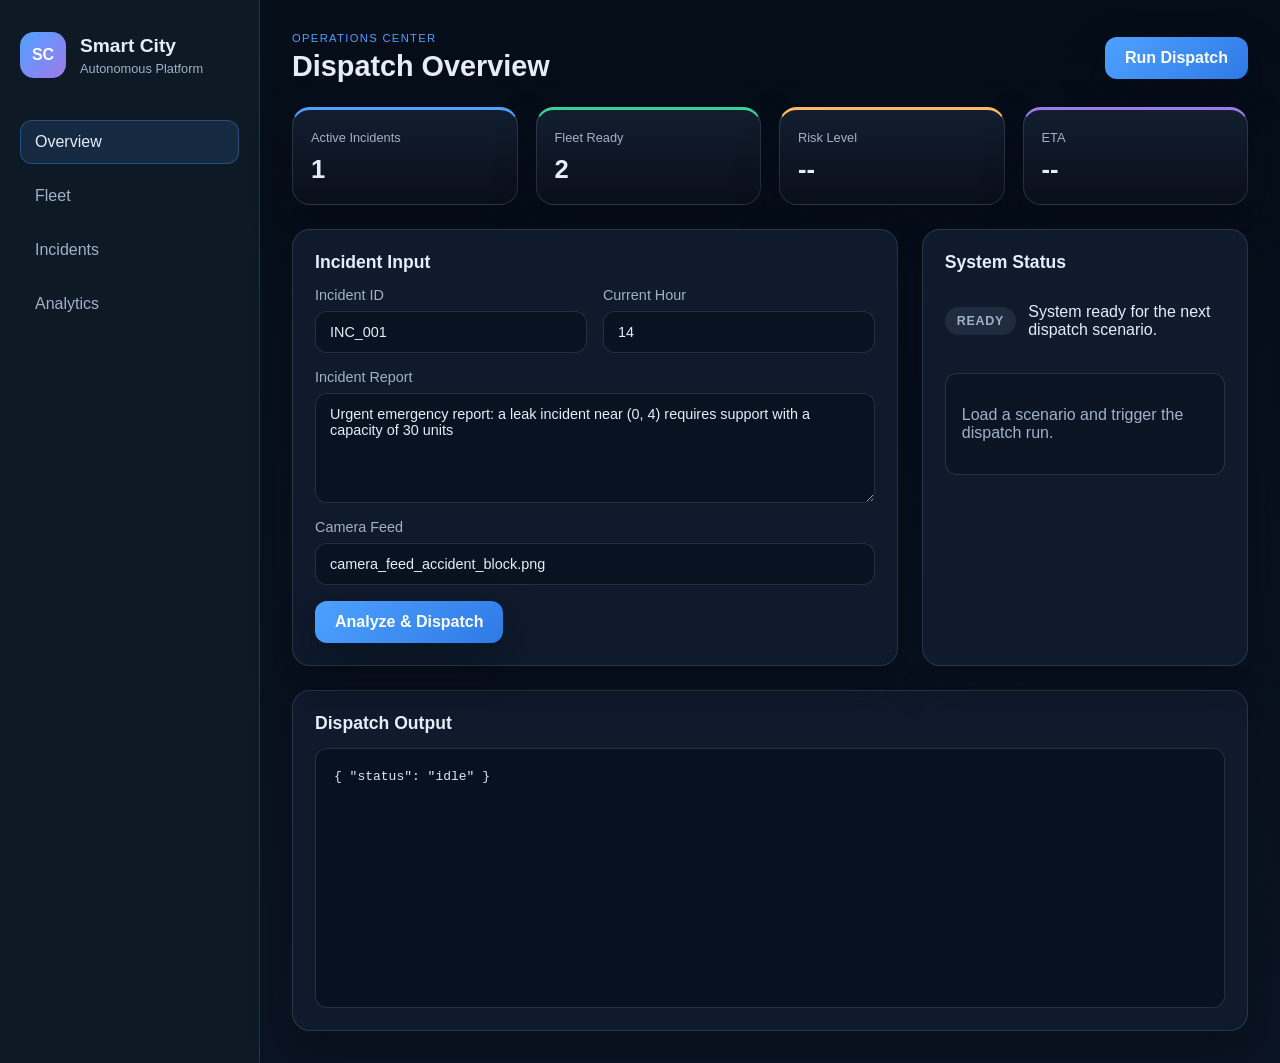
<file: static/index.html>
<!DOCTYPE html>
<html lang="en">
  <head>
    <meta charset="UTF-8" />
    <meta name="viewport" content="width=device-width, initial-scale=1.0" />
    <title>Smart City Dispatch</title>
    <link rel="stylesheet" href="/static/styles.css" />
  </head>
  <body>
    <div class="app-shell">
      <aside class="sidebar">
        <div class="brand">
          <div class="brand-mark">SC</div>
          <div>
            <h1>Smart City</h1>
            <p>Autonomous Platform</p>
          </div>
        </div>

        <nav class="nav">
          <button class="nav-item active">Overview</button>
          <button class="nav-item">Fleet</button>
          <button class="nav-item">Incidents</button>
          <button class="nav-item">Analytics</button>
        </nav>
      </aside>

      <main class="main-panel">
        <header class="topbar">
          <div>
            <p class="eyebrow">Operations Center</p>
            <h2>Dispatch Overview</h2>
          </div>
          <button id="runDispatchBtn" class="primary-btn">Run Dispatch</button>
        </header>

        <section class="stats-grid">
          <article class="stat-card accent-blue">
            <span>Active Incidents</span>
            <strong id="incidentCount">1</strong>
          </article>
          <article class="stat-card accent-green">
            <span>Fleet Ready</span>
            <strong id="fleetCount">2</strong>
          </article>
          <article class="stat-card accent-orange">
            <span>Risk Level</span>
            <strong id="riskLevel">--</strong>
          </article>
          <article class="stat-card accent-purple">
            <span>ETA</span>
            <strong id="etaValue">--</strong>
          </article>
        </section>

        <section class="content-grid">
          <div class="panel">
            <div class="panel-header">
              <h3>Incident Input</h3>
            </div>
            <form id="dispatchForm" class="form-grid">
              <label>
                Incident ID
                <input id="incidentId" type="text" value="INC_001" />
              </label>
              <label>
                Current Hour
                <input id="currentHour" type="number" min="0" max="23" value="14" />
              </label>
              <label class="full-width">
                Incident Report
                <textarea id="reportInput" rows="5">Urgent emergency report: a leak incident near (0, 4) requires support with a capacity of 30 units</textarea>
              </label>
              <label class="full-width">
                Camera Feed
                <input id="cameraImage" type="text" value="camera_feed_accident_block.png" />
              </label>
              <button type="submit" class="primary-btn submit-btn">Analyze & Dispatch</button>
            </form>
          </div>

          <div class="panel">
            <div class="panel-header">
              <h3>System Status</h3>
            </div>
            <div id="statusPanel" class="status-panel">
              <div class="status-pill idle">Idle</div>
              <p>Waiting for the next dispatch scenario.</p>
            </div>
            <div id="resultSummary" class="result-summary">
              <p>No results yet.</p>
            </div>
          </div>
        </section>

        <section class="panel table-panel">
          <div class="panel-header">
            <h3>Dispatch Output</h3>
          </div>
          <pre id="dispatchOutput" class="output-box">{ "status": "awaiting run" }</pre>
        </section>
      </main>
    </div>

    <script src="/static/app.js"></script>
  </body>
</html>
</file>
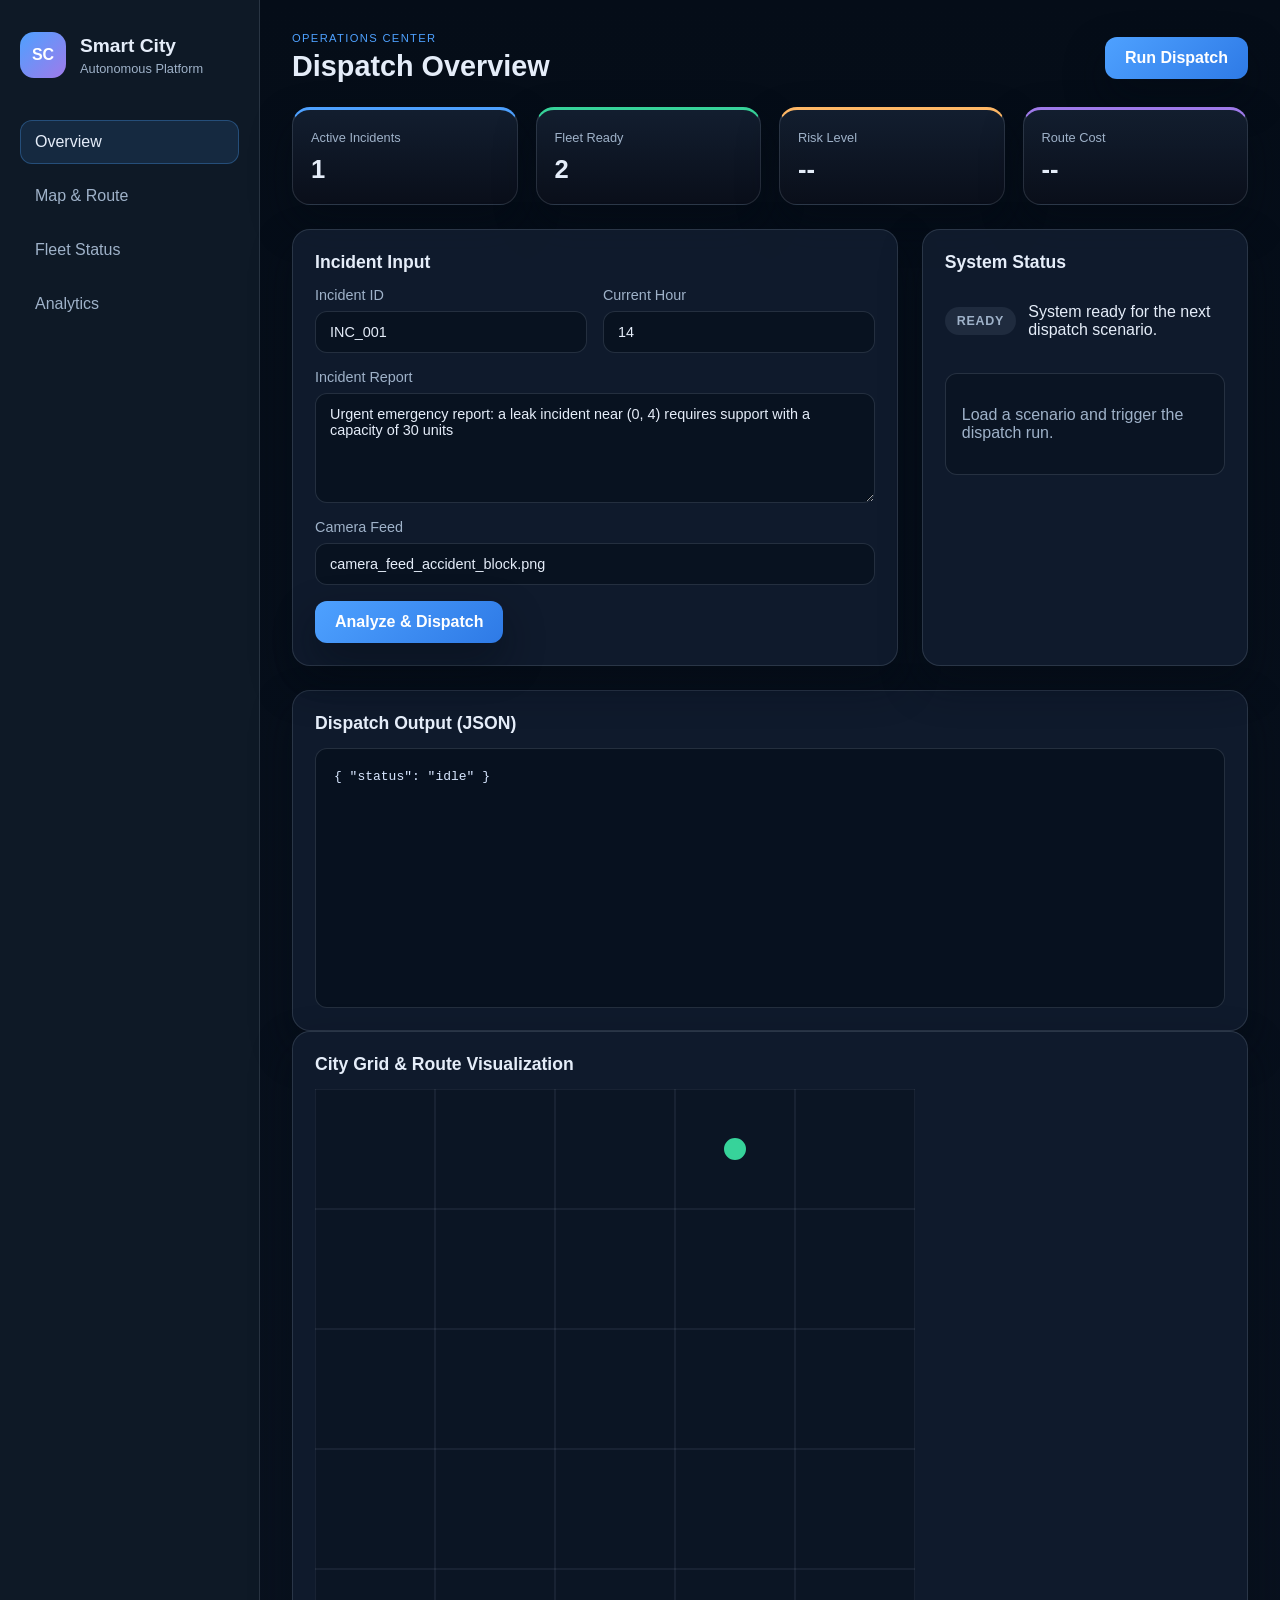
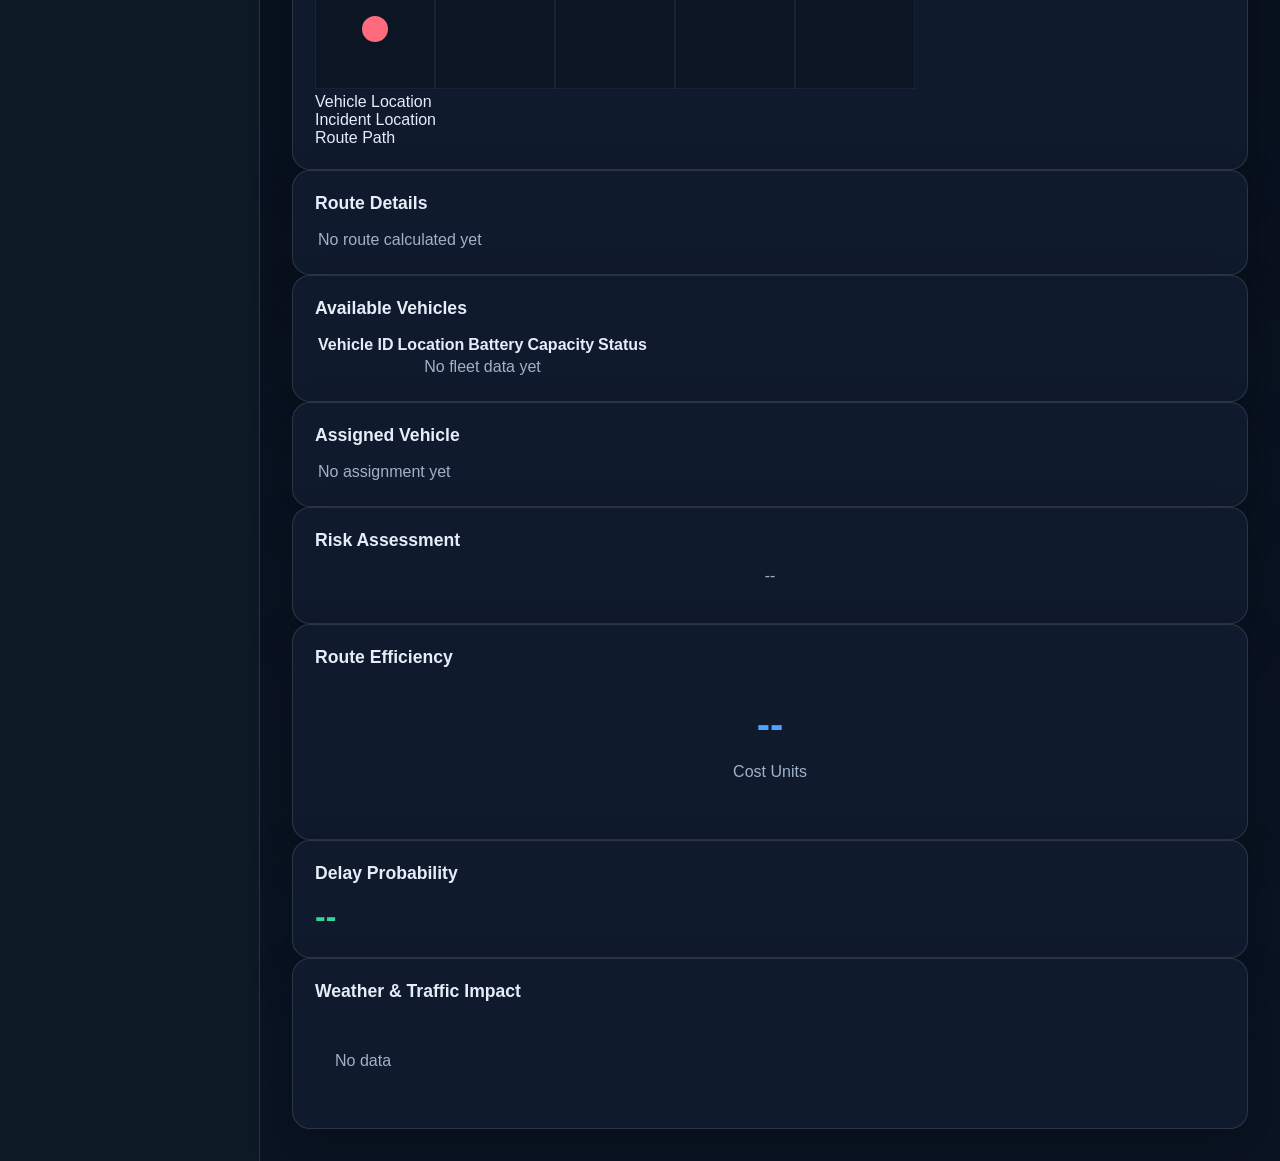
<file: static/index_enhanced.html>
<!DOCTYPE html>
<html lang="en">
  <head>
    <meta charset="UTF-8" />
    <meta name="viewport" content="width=device-width, initial-scale=1.0" />
    <title>Smart City Dispatch</title>
    <link rel="stylesheet" href="/static/styles.css" />
  </head>
  <body>
    <div class="app-shell">
      <aside class="sidebar">
        <div class="brand">
          <div class="brand-mark">SC</div>
          <div>
            <h1>Smart City</h1>
            <p>Autonomous Platform</p>
          </div>
        </div>

        <nav class="nav">
          <button class="nav-item active" data-tab="overview">Overview</button>
          <button class="nav-item" data-tab="map">Map & Route</button>
          <button class="nav-item" data-tab="fleet">Fleet Status</button>
          <button class="nav-item" data-tab="analytics">Analytics</button>
        </nav>
      </aside>

      <main class="main-panel">
        <header class="topbar">
          <div>
            <p class="eyebrow">Operations Center</p>
            <h2>Dispatch Overview</h2>
          </div>
          <button id="runDispatchBtn" class="primary-btn">Run Dispatch</button>
        </header>

        <section class="stats-grid">
          <article class="stat-card accent-blue">
            <span>Active Incidents</span>
            <strong id="incidentCount">1</strong>
          </article>
          <article class="stat-card accent-green">
            <span>Fleet Ready</span>
            <strong id="fleetCount">2</strong>
          </article>
          <article class="stat-card accent-orange">
            <span>Risk Level</span>
            <strong id="riskLevel">--</strong>
          </article>
          <article class="stat-card accent-purple">
            <span>Route Cost</span>
            <strong id="costValue">--</strong>
          </article>
        </section>

        <!-- OVERVIEW TAB -->
        <div id="overview-tab" class="tab-content active">
          <section class="content-grid">
            <div class="panel">
              <div class="panel-header">
                <h3>Incident Input</h3>
              </div>
              <form id="dispatchForm" class="form-grid">
                <label>
                  Incident ID
                  <input id="incidentId" type="text" value="INC_001" />
                </label>
                <label>
                  Current Hour
                  <input id="currentHour" type="number" min="0" max="23" value="14" />
                </label>
                <label class="full-width">
                  Incident Report
                  <textarea id="reportInput" rows="5">Urgent emergency report: a leak incident near (0, 4) requires support with a capacity of 30 units</textarea>
                </label>
                <label class="full-width">
                  Camera Feed
                  <input id="cameraImage" type="text" value="camera_feed_accident_block.png" />
                </label>
                <button type="submit" class="primary-btn submit-btn">Analyze & Dispatch</button>
              </form>
            </div>

            <div class="panel">
              <div class="panel-header">
                <h3>System Status</h3>
              </div>
              <div id="statusPanel" class="status-panel">
                <div class="status-pill idle">Idle</div>
                <p>Waiting for the next dispatch scenario.</p>
              </div>
              <div id="resultSummary" class="result-summary">
                <p>No results yet.</p>
              </div>
            </div>
          </section>

          <section class="panel table-panel">
            <div class="panel-header">
              <h3>Dispatch Output (JSON)</h3>
            </div>
            <pre id="dispatchOutput" class="output-box">{ "status": "awaiting run" }</pre>
          </section>
        </div>

        <!-- MAP TAB -->
        <div id="map-tab" class="tab-content">
          <section class="panel map-panel">
            <div class="panel-header">
              <h3>City Grid & Route Visualization</h3>
            </div>
            <div class="map-container">
              <canvas id="mapCanvas" width="600" height="600"></canvas>
            </div>
            <div class="map-legend">
              <div class="legend-item">
                <span class="legend-marker vehicle"></span>
                <span>Vehicle Location</span>
              </div>
              <div class="legend-item">
                <span class="legend-marker incident"></span>
                <span>Incident Location</span>
              </div>
              <div class="legend-item">
                <span class="legend-marker path"></span>
                <span>Route Path</span>
              </div>
            </div>
          </section>

          <section class="panel table-panel">
            <div class="panel-header">
              <h3>Route Details</h3>
            </div>
            <table class="data-table">
              <tbody id="routeDetails">
                <tr>
                  <td colspan="2" style="text-align:center; color: var(--muted);">No route calculated yet</td>
                </tr>
              </tbody>
            </table>
          </section>
        </div>

        <!-- FLEET TAB -->
        <div id="fleet-tab" class="tab-content">
          <section class="panel table-panel">
            <div class="panel-header">
              <h3>Available Vehicles</h3>
            </div>
            <table class="data-table">
              <thead>
                <tr>
                  <th>Vehicle ID</th>
                  <th>Location</th>
                  <th>Battery</th>
                  <th>Capacity</th>
                  <th>Status</th>
                </tr>
              </thead>
              <tbody id="fleetTable">
                <tr>
                  <td colspan="5" style="text-align:center; color: var(--muted);">No fleet data yet</td>
                </tr>
              </tbody>
            </table>
          </section>

          <section class="panel table-panel">
            <div class="panel-header">
              <h3>Assigned Vehicle</h3>
            </div>
            <table class="data-table">
              <tbody id="assignedVehicleTable">
                <tr>
                  <td colspan="2" style="text-align:center; color: var(--muted);">No assignment yet</td>
                </tr>
              </tbody>
            </table>
          </section>
        </div>

        <!-- ANALYTICS TAB -->
        <div id="analytics-tab" class="tab-content">
          <section class="analytics-grid">
            <div class="panel chart-panel">
              <div class="panel-header">
                <h3>Risk Assessment</h3>
              </div>
              <div class="risk-chart">
                <div class="risk-bar">
                  <div class="risk-fill" id="riskFill" style="width: 0%"></div>
                </div>
                <p id="riskText" style="text-align:center; color: var(--muted);">--</p>
              </div>
            </div>

            <div class="panel chart-panel">
              <div class="panel-header">
                <h3>Route Efficiency</h3>
              </div>
              <div style="padding: 20px; text-align: center;">
                <div style="font-size: 2.5rem; font-weight: 700; color: var(--primary);" id="efficiencyValue">--</div>
                <p style="color: var(--muted);">Cost Units</p>
              </div>
            </div>

            <div class="panel chart-panel">
              <div class="panel-header">
                <h3>Delay Probability</h3>
              </div>
              <div class="probability-gauge">
                <div id="probabilityGauge" style="font-size: 2rem; font-weight: 700; color: var(--green);">--</div>
              </div>
            </div>

            <div class="panel chart-panel">
              <div class="panel-header">
                <h3>Weather & Traffic Impact</h3>
              </div>
              <div id="weatherImpact" style="padding: 20px;">
                <p style="color: var(--muted);">No data</p>
              </div>
            </div>
          </section>
        </div>
      </main>
    </div>

    <script src="/static/app_enhanced.js"></script>
  </body>
</html>
</file>
<file: static/styles.css>
:root {
  --bg: #07111f;
  --panel: #101c2d;
  --panel-alt: #15273d;
  --card: #0f1b2c;
  --line: rgba(148, 163, 184, 0.2);
  --text: #e5edf9;
  --muted: #9fb2c9;
  --primary: #4ea1ff;
  --primary-strong: #2e7ae6;
  --green: #37d39a;
  --orange: #ffb866;
  --purple: #9f7aea;
  --danger: #ff6b7d;
  --shadow: 0 18px 40px rgba(5, 12, 20, 0.45);
}

* {
  box-sizing: border-box;
}

html, body {
  margin: 0;
  min-height: 100%;
  background: linear-gradient(180deg, #050d18 0%, #0b1423 100%);
  color: var(--text);
  font-family: Inter, "Segoe UI", sans-serif;
}

body {
  min-height: 100vh;
}

button, input, textarea {
  font: inherit;
}

.app-shell {
  display: grid;
  grid-template-columns: 260px 1fr;
  min-height: 100vh;
}

.sidebar {
  background: rgba(15, 26, 39, 0.96);
  border-right: 1px solid var(--line);
  padding: 32px 20px;
}

.brand {
  display: flex;
  align-items: center;
  gap: 14px;
  margin-bottom: 42px;
}

.brand-mark {
  display: grid;
  place-items: center;
  width: 46px;
  height: 46px;
  border-radius: 14px;
  background: linear-gradient(135deg, var(--primary), var(--purple));
  font-weight: 800;
  color: white;
}

.brand h1 {
  margin: 0;
  font-size: 1.2rem;
}

.brand p {
  margin: 4px 0 0;
  color: var(--muted);
  font-size: 0.8rem;
}

.nav {
  display: flex;
  flex-direction: column;
  gap: 10px;
}

.nav-item {
  border: 1px solid transparent;
  background: transparent;
  border-radius: 12px;
  color: var(--muted);
  text-align: left;
  padding: 12px 14px;
  cursor: pointer;
  transition: 0.2s ease;
}

.nav-item.active,
.nav-item:hover {
  background: rgba(78, 161, 255, 0.12);
  border-color: rgba(78, 161, 255, 0.3);
  color: var(--text);
}

.main-panel {
  padding: 32px;
}

.topbar {
  display: flex;
  justify-content: space-between;
  align-items: center;
  gap: 12px;
  margin-bottom: 24px;
}

.eyebrow {
  margin: 0;
  text-transform: uppercase;
  letter-spacing: 0.12em;
  font-size: 0.7rem;
  color: var(--primary);
}

.topbar h2 {
  margin: 6px 0 0;
  font-size: clamp(1.8rem, 2vw, 2.6rem);
}

.primary-btn {
  border: none;
  border-radius: 12px;
  background: linear-gradient(135deg, var(--primary), var(--primary-strong));
  color: white;
  cursor: pointer;
  padding: 12px 20px;
  font-weight: 700;
  box-shadow: var(--shadow);
  transition: transform 0.2s ease;
}

.primary-btn:hover {
  transform: translateY(-1px);
}

.stats-grid {
  display: grid;
  grid-template-columns: repeat(4, minmax(160px, 1fr));
  gap: 18px;
  margin-bottom: 24px;
}

.stat-card {
  background: linear-gradient(180deg, rgba(19, 31, 48, 0.96), rgba(10, 15, 26, 0.96));
  border: 1px solid var(--line);
  border-radius: 18px;
  padding: 20px 18px;
  box-shadow: var(--shadow);
}

.stat-card span {
  color: var(--muted);
  display: block;
  font-size: 0.8rem;
  margin-bottom: 10px;
}

.stat-card strong {
  font-size: clamp(1.4rem, 2vw, 2rem);
}

.accent-blue { border-top: 3px solid var(--primary); }
.accent-green { border-top: 3px solid var(--green); }
.accent-orange { border-top: 3px solid var(--orange); }
.accent-purple { border-top: 3px solid var(--purple); }

.content-grid {
  display: grid;
  grid-template-columns: 1.3fr 0.7fr;
  gap: 24px;
  margin-bottom: 24px;
}

.panel {
  background: rgba(16, 28, 45, 0.96);
  border: 1px solid var(--line);
  border-radius: 18px;
  padding: 22px;
  box-shadow: var(--shadow);
}

.panel-header {
  margin-bottom: 14px;
}

.panel-header h3 {
  margin: 0;
  font-size: 1.1rem;
}

.form-grid {
  display: grid;
  grid-template-columns: repeat(2, minmax(160px, 1fr));
  gap: 16px;
}

label {
  display: flex;
  flex-direction: column;
  gap: 8px;
  color: var(--muted);
  font-size: 0.9rem;
}

input, textarea {
  width: 100%;
  background: rgba(7, 17, 31, 0.8);
  border: 1px solid var(--line);
  border-radius: 12px;
  color: var(--text);
  padding: 12px 14px;
}

textarea {
  resize: vertical;
  min-height: 110px;
}

.full-width {
  grid-column: 1 / -1;
}

.submit-btn {
  width: fit-content;
  align-self: end;
}

.status-panel {
  display: flex;
  align-items: center;
  gap: 12px;
  margin-bottom: 18px;
}

.status-pill {
  display: inline-flex;
  align-items: center;
  padding: 7px 12px;
  border-radius: 999px;
  font-size: 0.78rem;
  font-weight: 700;
  text-transform: uppercase;
  letter-spacing: 0.06em;
}

.status-pill.idle {
  background: rgba(148, 163, 184, 0.12);
  color: var(--muted);
}

.status-pill.success {
  background: rgba(55, 211, 154, 0.14);
  color: var(--green);
}

.status-pill.error {
  background: rgba(255, 107, 125, 0.14);
  color: var(--danger);
}

.result-summary {
  color: var(--muted);
  background: rgba(11, 20, 35, 0.9);
  border: 1px solid var(--line);
  border-radius: 12px;
  padding: 16px;
}

.result-summary strong {
  color: var(--text);
}

.output-box {
  margin: 0;
  min-height: 260px;
  max-height: 400px;
  overflow: auto;
  background: rgba(7, 17, 31, 0.9);
  border: 1px solid var(--line);
  border-radius: 12px;
  padding: 18px;
  color: #d8e7ff;
  line-height: 1.6;
  white-space: pre-wrap;
}

@media (max-width: 980px) {
  .app-shell {
    grid-template-columns: 1fr;
  }

  .sidebar {
    border-right: none;
    border-bottom: 1px solid var(--line);
  }

  .stats-grid,
  .content-grid,
  .form-grid {
    grid-template-columns: 1fr;
  }
}
</file>
